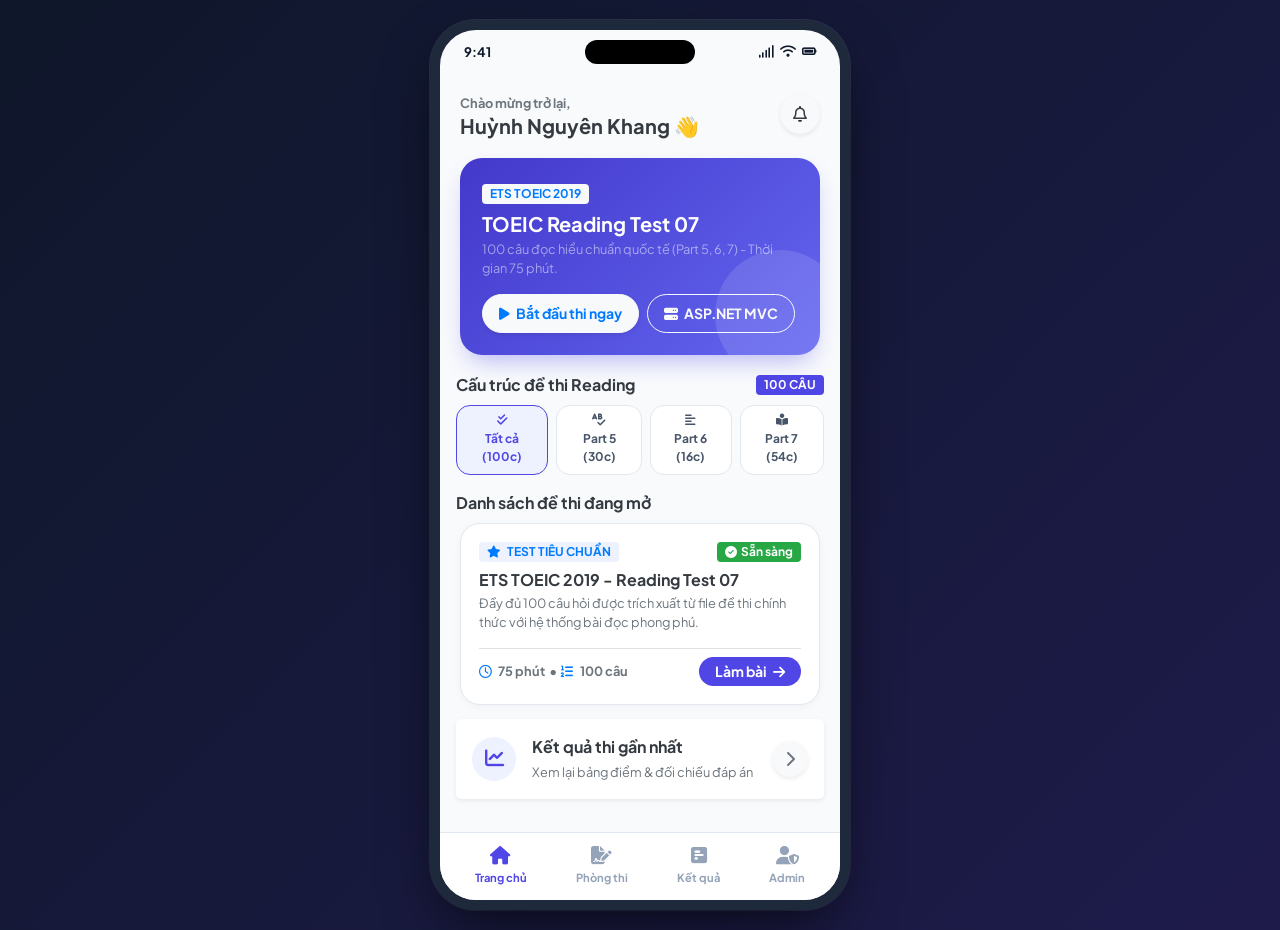
<file: frontend/index.html>
<!DOCTYPE html>
<html lang="vi">
<head>
  <meta charset="utf-8" />
  <meta name="viewport" content="width=device-width, initial-scale=1.0, maximum-scale=1.0, user-scalable=no" />
  <title>TOEIC Reading App - Luyện đề TOEIC Mobile</title>
  
  <!-- Google Fonts: Plus Jakarta Sans -->
  <link rel="preconnect" href="https://fonts.googleapis.com">
  <link rel="preconnect" href="https://fonts.gstatic.com" crossorigin>
  <link href="https://fonts.googleapis.com/css2?family=Plus+Jakarta+Sans:wght@400;500;600;700;800&display=swap" rel="stylesheet">
  
  <!-- Bootstrap 4.6 & FontAwesome -->
  <link rel="stylesheet" href="https://cdn.jsdelivr.net/npm/bootstrap@4.6.2/dist/css/bootstrap.min.css" />
  <link rel="stylesheet" href="https://cdnjs.cloudflare.com/ajax/libs/font-awesome/6.4.0/css/all.min.css" />
  
  <!-- Figma Mobile Stylesheet -->
  <link rel="stylesheet" href="css/style.css" />
</head>
<body>
  <div class="mobile-frame">
    <!-- Dynamic Island / iPhone Notch -->
    <div class="device-notch"></div>
    
    <!-- Status Bar (9:41 AM) -->
    <div class="status-bar">
      <span>9:41</span>
      <div class="status-bar-icons">
        <i class="fas fa-signal"></i>
        <i class="fas fa-wifi"></i>
        <i class="fas fa-battery-full"></i>
      </div>
    </div>

    <!-- App Content Scrollable -->
    <div class="app-content">
      <!-- User Greeting -->
      <div class="user-greeting">
        <div>
          <small class="text-muted font-weight-bold">Chào mừng trở lại,</small>
          <h5 class="font-weight-bold mb-0 text-dark">Huỳnh Nguyên Khang 👋</h5>
        </div>
        <button class="btn btn-light rounded-circle shadow-sm" style="width: 40px; height: 40px; padding: 0;">
          <i class="far fa-bell text-dark"></i>
        </button>
      </div>

      <!-- Promo Card -->
      <div class="promo-card">
        <span class="badge badge-light text-primary px-2 py-1 mb-2 font-weight-bold">ETS TOEIC 2019</span>
        <h5 class="font-weight-bold mb-1">TOEIC Reading Test 07</h5>
        <p class="small text-white-50 mb-3">100 câu đọc hiểu chuẩn quốc tế (Part 5, 6, 7) - Thời gian 75 phút.</p>
        <div class="d-flex align-items-center gap-2">
          <a href="take.html" class="btn btn-light btn-sm font-weight-bold text-primary rounded-pill px-3 py-2 shadow-sm">
            <i class="fas fa-play mr-1"></i> Bắt đầu thi ngay
          </a>
          <a href="https://localhost:44312/Exam/StudentExams" target="_blank" class="btn btn-outline-light btn-sm font-weight-bold rounded-pill px-3 py-2 ml-2" title="Mở trang ASP.NET MVC">
            <i class="fas fa-server mr-1"></i> ASP.NET MVC
          </a>
        </div>
      </div>

      <!-- Quick Categories / Parts Filter -->
      <div class="px-3 mb-2 font-weight-bold text-dark d-flex justify-content-between align-items-center">
        <span>Cấu trúc đề thi Reading</span>
        <span class="badge badge-primary px-2 py-1 font-weight-bold" style="background: var(--primary);">100 CÂU</span>
      </div>

      <div class="d-flex px-3 mb-3 gap-2" style="gap: 8px;">
        <div class="part-pill flex-fill active">
          <i class="fas fa-check-double mb-1 d-block"></i>
          <div>Tất cả (100c)</div>
        </div>
        <div class="part-pill flex-fill">
          <i class="fas fa-spell-check mb-1 d-block"></i>
          <div>Part 5 (30c)</div>
        </div>
        <div class="part-pill flex-fill">
          <i class="fas fa-align-left mb-1 d-block"></i>
          <div>Part 6 (16c)</div>
        </div>
        <div class="part-pill flex-fill">
          <i class="fas fa-book-reader mb-1 d-block"></i>
          <div>Part 7 (54c)</div>
        </div>
      </div>

      <!-- Exam List -->
      <div class="px-3 mb-2 font-weight-bold text-dark">Danh sách đề thi đang mở</div>

      <!-- Card Exam 1 -->
      <div class="exam-card-m" onclick="openExamDetailModal()">
        <div class="d-flex justify-content-between align-items-center mb-2">
          <span class="badge badge-light text-primary font-weight-bold px-2 py-1" style="background: var(--primary-light);">
            <i class="fas fa-star mr-1"></i> TEST TIÊU CHUẨN
          </span>
          <span class="badge badge-success px-2 py-1"><i class="fas fa-check-circle mr-1"></i>Sẵn sàng</span>
        </div>
        <h6 class="font-weight-bold text-dark mb-1">ETS TOEIC 2019 - Reading Test 07</h6>
        <p class="small text-muted mb-3">Đầy đủ 100 câu hỏi được trích xuất từ file đề thi chính thức với hệ thống bài đọc phong phú.</p>
        
        <div class="d-flex align-items-center justify-content-between pt-2 border-top">
          <div class="small text-muted font-weight-bold">
            <i class="far fa-clock text-primary mr-1"></i> 75 phút &nbsp;&bull;&nbsp;
            <i class="fas fa-list-ol text-primary mr-1"></i> 100 câu
          </div>
          <a href="take.html" class="btn btn-sm btn-primary rounded-pill font-weight-bold px-3" style="background: var(--primary); border: none;">
            Làm bài <i class="fas fa-arrow-right ml-1"></i>
          </a>
        </div>
      </div>

      <!-- Card Exam Previous Result -->
      <div class="card mx-3 mb-3 border-0 shadow-sm p-3 rounded-lg" style="border-radius: 20px; background: #ffffff;">
        <div class="d-flex align-items-center justify-content-between">
          <div class="d-flex align-items-center">
            <div class="rounded-circle d-flex align-items-center justify-content-center mr-3" style="width: 44px; height: 44px; background: var(--primary-light); color: var(--primary); font-size: 1.2rem;">
              <i class="fas fa-chart-line"></i>
            </div>
            <div>
              <div class="font-weight-bold text-dark">Kết quả thi gần nhất</div>
              <small class="text-muted">Xem lại bảng điểm & đối chiếu đáp án</small>
            </div>
          </div>
          <a href="result.html" class="btn btn-light rounded-circle shadow-sm" style="width: 36px; height: 36px; padding: 0; display: inline-flex; align-items: center; justify-content: center;">
            <i class="fas fa-chevron-right text-muted"></i>
          </a>
        </div>
      </div>
    </div>

    <!-- Bottom Navigation Bar (Figma Standard) -->
    <div class="bottom-nav">
      <a href="index.html" class="nav-item-btn active">
        <i class="fas fa-home"></i>
        <span>Trang chủ</span>
      </a>
      <a href="take.html" class="nav-item-btn">
        <i class="fas fa-file-signature"></i>
        <span>Phòng thi</span>
      </a>
      <a href="result.html" class="nav-item-btn">
        <i class="fas fa-poll-h"></i>
        <span>Kết quả</span>
      </a>
      <a href="https://localhost:44312/Exam" target="_blank" class="nav-item-btn">
        <i class="fas fa-user-shield"></i>
        <span>Admin</span>
      </a>
    </div>
  </div>

  <!-- Detail Modal -->
  <div class="modal fade" id="examDetailModal" tabindex="-1" role="dialog" aria-hidden="true">
    <div class="modal-dialog modal-dialog-centered" role="document" style="max-width: 360px;">
      <div class="modal-content" style="border-radius: 24px; border: none;">
        <div class="modal-header border-0 pb-0">
          <h5 class="modal-title font-weight-bold">Thông tin phòng thi</h5>
          <button type="button" class="close" data-dismiss="modal" aria-label="Close">
            <span aria-hidden="true">&times;</span>
          </button>
        </div>
        <div class="modal-body text-center pt-2">
          <div class="rounded-circle mx-auto mb-3 d-flex align-items-center justify-content-center" style="width: 60px; height: 60px; background: var(--primary-light); color: var(--primary); font-size: 1.6rem;">
            <i class="fas fa-stopwatch"></i>
          </div>
          <h6 class="font-weight-bold">ETS TOEIC Reading Test 07</h6>
          <p class="small text-muted mb-3">Thời gian làm bài: <strong>75 phút</strong> | Tổng số: <strong>100 câu</strong></p>
          <div class="alert alert-warning text-left small mb-3" style="border-radius: 14px;">
            <i class="fas fa-info-circle mr-1"></i> Đồng hồ sẽ bắt đầu đếm ngược ngay khi bạn nhấn "Bắt đầu làm bài". Hệ thống sẽ tự động thu bài khi hết giờ.
          </div>
          <a href="take.html" class="btn btn-primary-m btn-block">
            Bắt đầu làm bài <i class="fas fa-arrow-right ml-1"></i>
          </a>
        </div>
      </div>
    </div>
  </div>

  <!-- Scripts -->
  <script src="https://cdn.jsdelivr.net/npm/jquery@3.5.1/dist/jquery.slim.min.js"></script>
  <script src="https://cdn.jsdelivr.net/npm/bootstrap@4.6.2/dist/js/bootstrap.bundle.min.js"></script>
  <script>
    function openExamDetailModal() {
      $('#examDetailModal').modal('show');
    }
  </script>
</body>
</html>
</file>
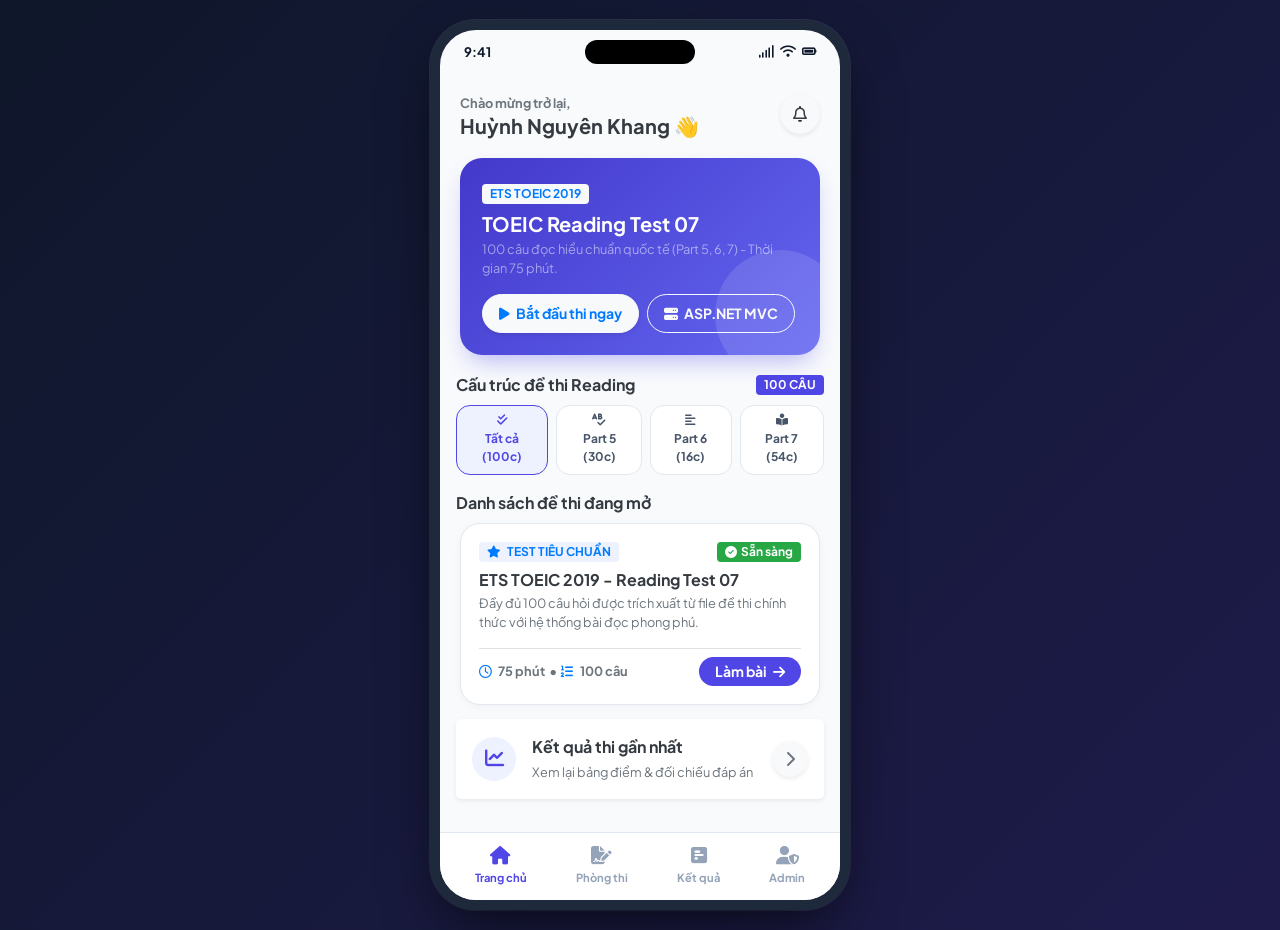
<file: frontend/result.html>
<!DOCTYPE html>
<html lang="vi">
<head>
  <meta charset="utf-8" />
  <meta name="viewport" content="width=device-width, initial-scale=1.0, maximum-scale=1.0, user-scalable=no" />
  <title>Kết quả bài thi - TOEIC Reading App</title>
  
  <!-- Google Fonts: Plus Jakarta Sans -->
  <link rel="preconnect" href="https://fonts.googleapis.com">
  <link rel="preconnect" href="https://fonts.gstatic.com" crossorigin>
  <link href="https://fonts.googleapis.com/css2?family=Plus+Jakarta+Sans:wght@400;500;600;700;800&display=swap" rel="stylesheet">
  
  <!-- Bootstrap 4.6 & FontAwesome -->
  <link rel="stylesheet" href="https://cdn.jsdelivr.net/npm/bootstrap@4.6.2/dist/css/bootstrap.min.css" />
  <link rel="stylesheet" href="https://cdnjs.cloudflare.com/ajax/libs/font-awesome/6.4.0/css/all.min.css" />
  
  <!-- Figma Mobile Stylesheet -->
  <link rel="stylesheet" href="css/style.css" />
</head>
<body>
  <div class="mobile-frame">
    <!-- Dynamic Island / iPhone Notch -->
    <div class="device-notch"></div>
    
    <!-- Status Bar (9:41 AM) -->
    <div class="status-bar">
      <span>9:41</span>
      <div class="status-bar-icons">
        <i class="fas fa-signal"></i>
        <i class="fas fa-wifi"></i>
        <i class="fas fa-battery-full"></i>
      </div>
    </div>

    <!-- Sticky Header -->
    <div class="app-header">
      <a href="index.html" class="text-dark">
        <i class="fas fa-arrow-left fa-lg"></i>
      </a>
      <h5 class="mb-0 font-weight-bold">Báo cáo kết quả</h5>
      <a href="index.html" class="text-primary font-weight-bold small">
        <i class="fas fa-home"></i>
      </a>
    </div>

    <!-- Scrollable Result Content -->
    <div class="app-content p-3">
      <!-- Greeting & Title -->
      <div class="text-center mt-2 mb-3">
        <small class="text-muted font-weight-bold text-uppercase">Thí sinh: <span id="resCandidateName" class="text-dark">Huỳnh Nguyên Khang</span></small>
        <h6 class="font-weight-bold text-dark mt-1">ETS TOEIC Reading Test 07</h6>
      </div>

      <!-- Circle Score Card -->
      <div class="card border-0 shadow-sm p-4 text-center mb-3" style="border-radius: 24px; background: #ffffff;">
        <div class="circle-score-box">
          <span class="text-muted small font-weight-bold">ĐIỂM SỐ</span>
          <h2 class="font-weight-bold text-primary mb-0" id="resScore10">10</h2>
          <span class="text-muted small">Thang điểm 10</span>
        </div>

        <div class="badge badge-light text-primary py-2 px-3 mx-auto font-weight-bold rounded-pill mb-1" style="background: var(--primary-light); font-size: 0.95rem;">
          <i class="fas fa-award mr-1"></i> TOEIC Reading: <span id="resToeicScore">495/495</span>
        </div>
      </div>

      <!-- Quick Stats Grid (Đúng, Sai, Bỏ qua, Thời gian) -->
      <div class="row no-gutters mb-3" style="gap: 8px;">
        <div class="col stat-pill success">
          <small class="d-block mb-1">ĐÚNG</small>
          <h5 class="font-weight-bold mb-0" id="resCorrectCount">0</h5>
        </div>
        <div class="col stat-pill danger">
          <small class="d-block mb-1">SAI</small>
          <h5 class="font-weight-bold mb-0" id="resWrongCount">0</h5>
        </div>
        <div class="col stat-pill neutral">
          <small class="d-block mb-1">BỎ QUA</small>
          <h5 class="font-weight-bold mb-0" id="resSkippedCount">0</h5>
        </div>
        <div class="col stat-pill neutral">
          <small class="d-block mb-1">THỜI GIAN</small>
          <h5 class="font-weight-bold mb-0" id="resTimeSpent">--</h5>
        </div>
      </div>

      <!-- Action Buttons -->
      <div class="d-flex gap-2 mb-4" style="gap: 10px;">
        <a href="take.html" class="btn btn-outline-primary btn-block font-weight-bold rounded-pill m-0 py-2">
          <i class="fas fa-redo-alt mr-1"></i> Thi lại
        </a>
        <a href="index.html" class="btn btn-primary-m btn-block font-weight-bold rounded-pill m-0 py-2">
          <i class="fas fa-home mr-1"></i> Trang chủ
        </a>
      </div>

      <!-- Answer Review Section Header -->
      <div class="d-flex align-items-center justify-content-between mb-2">
        <h6 class="font-weight-bold text-dark mb-0">Đối chiếu chi tiết 100 câu</h6>
        <span class="badge badge-primary px-2 py-1 font-weight-bold" style="background: var(--primary);">PART 5, 6, 7</span>
      </div>

      <!-- Detailed Review List -->
      <div id="reviewListContainer">
        <!-- Render 100 questions comparison -->
      </div>
    </div>

    <!-- Bottom Navigation Bar -->
    <div class="bottom-nav">
      <a href="index.html" class="nav-item-btn">
        <i class="fas fa-home"></i>
        <span>Trang chủ</span>
      </a>
      <a href="take.html" class="nav-item-btn">
        <i class="fas fa-file-signature"></i>
        <span>Phòng thi</span>
      </a>
      <a href="result.html" class="nav-item-btn active">
        <i class="fas fa-poll-h"></i>
        <span>Kết quả</span>
      </a>
      <a href="https://localhost:44312/Exam" target="_blank" class="nav-item-btn">
        <i class="fas fa-user-shield"></i>
        <span>Admin</span>
      </a>
    </div>
  </div>

  <!-- Scripts -->
  <script src="https://cdn.jsdelivr.net/npm/jquery@3.5.1/dist/jquery.slim.min.js"></script>
  <script src="https://cdn.jsdelivr.net/npm/bootstrap@4.6.2/dist/js/bootstrap.bundle.min.js"></script>
  
  <script src="js/app.js"></script>
  <script>
    document.addEventListener('DOMContentLoaded', () => {
      window.app.initResultScreen();
    });
  </script>
</body>
</html>
</file>
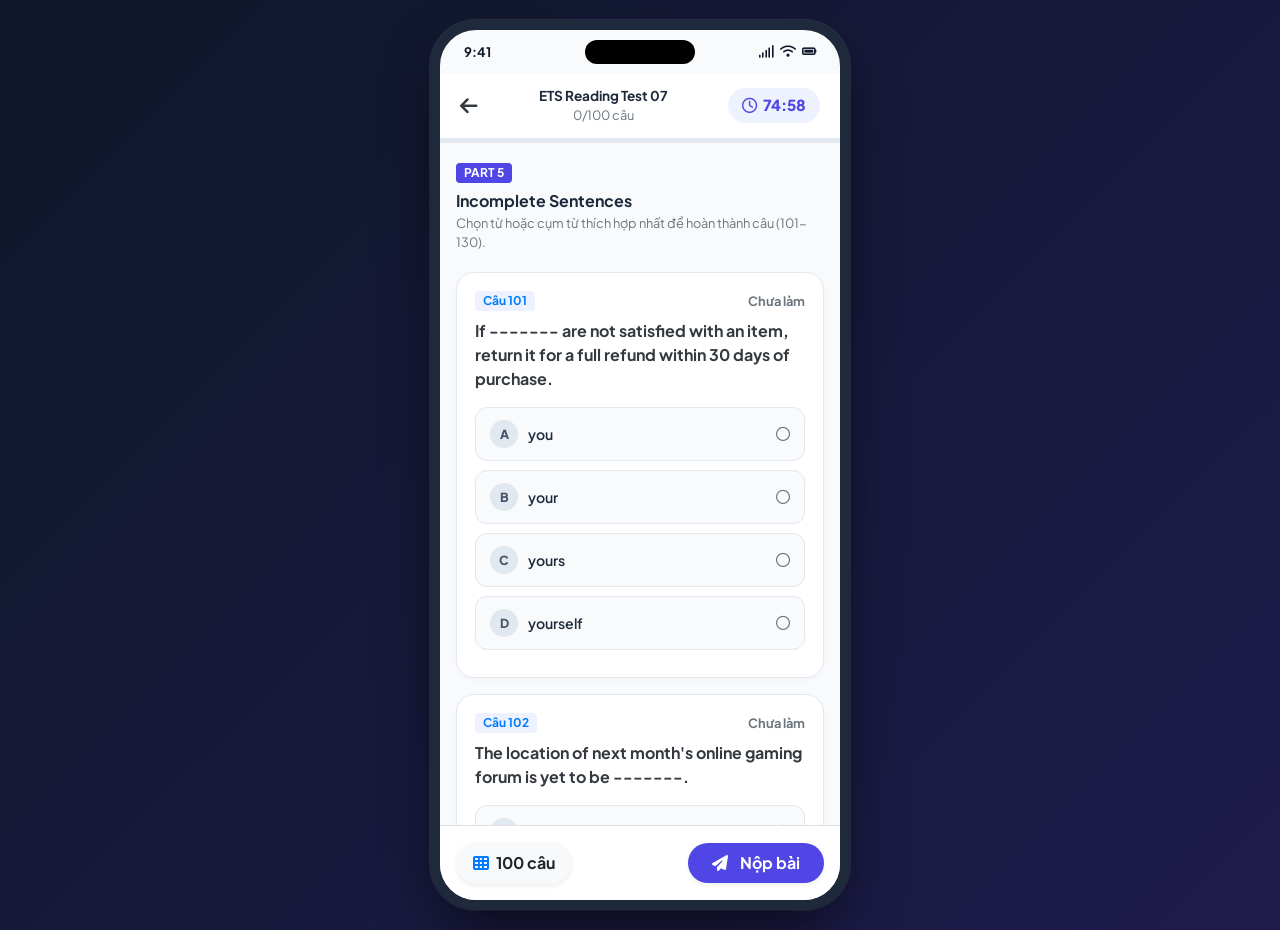
<file: frontend/take.html>
<!DOCTYPE html>
<html lang="vi">
<head>
  <meta charset="utf-8" />
  <meta name="viewport" content="width=device-width, initial-scale=1.0, maximum-scale=1.0, user-scalable=no" />
  <title>Phòng thi trực tuyến - TOEIC Reading App</title>
  
  <!-- Google Fonts: Plus Jakarta Sans -->
  <link rel="preconnect" href="https://fonts.googleapis.com">
  <link rel="preconnect" href="https://fonts.gstatic.com" crossorigin>
  <link href="https://fonts.googleapis.com/css2?family=Plus+Jakarta+Sans:wght@400;500;600;700;800&display=swap" rel="stylesheet">
  
  <!-- Bootstrap 4.6 & FontAwesome -->
  <link rel="stylesheet" href="https://cdn.jsdelivr.net/npm/bootstrap@4.6.2/dist/css/bootstrap.min.css" />
  <link rel="stylesheet" href="https://cdnjs.cloudflare.com/ajax/libs/font-awesome/6.4.0/css/all.min.css" />
  
  <!-- Figma Mobile Stylesheet -->
  <link rel="stylesheet" href="css/style.css" />
</head>
<body>
  <div class="mobile-frame">
    <!-- Dynamic Island / iPhone Notch -->
    <div class="device-notch"></div>
    
    <!-- Status Bar (9:41 AM) -->
    <div class="status-bar">
      <span>9:41</span>
      <div class="status-bar-icons">
        <i class="fas fa-signal"></i>
        <i class="fas fa-wifi"></i>
        <i class="fas fa-battery-full"></i>
      </div>
    </div>

    <!-- Exam Sticky Header -->
    <div class="app-header">
      <a href="index.html" class="text-dark" onclick="return confirm('Bạn có chắc muốn thoát phòng thi? Tiến trình bài làm vẫn được lưu tạm.');">
        <i class="fas fa-arrow-left fa-lg"></i>
      </a>
      <div class="text-center">
        <div class="font-weight-bold" style="font-size: 0.85rem;">ETS Reading Test 07</div>
        <div class="small text-muted" id="examProgressText">0/100 câu</div>
      </div>
      <div class="timer-badge" id="timerBadge">
        <i class="far fa-clock"></i>
        <span id="timerText">75:00</span>
      </div>
    </div>

    <!-- Progress Bar -->
    <div class="progress" style="height: 4px; border-radius: 0; background: #e2e8f0;">
      <div class="progress-bar bg-primary" id="examProgressBar" role="progressbar" style="width: 0%; background-color: var(--primary) !important;"></div>
    </div>

    <!-- Scrollable Question Content Area -->
    <div class="app-content" id="questionsContainer">
      <!-- Generated dynamically by app.js from data.js -->
      <div class="text-center py-5">
        <div class="spinner-border text-primary" role="status"></div>
        <div class="mt-2 text-muted small font-weight-bold">Đang tải đề thi 100 câu hỏi...</div>
      </div>
    </div>

    <!-- Bottom Action Bar -->
    <div class="p-3 bg-white border-top d-flex align-items-center justify-content-between" style="flex-shrink: 0; z-index: 900;">
      <button type="button" class="btn btn-light font-weight-bold rounded-pill px-3 py-2 shadow-sm" data-toggle="modal" data-target="#paletteModal">
        <i class="fas fa-th mr-1 text-primary"></i> 100 câu
      </button>

      <button type="button" class="btn btn-primary-m px-4 py-2 font-weight-bold rounded-pill shadow-sm" id="btnOpenSubmitModal">
        <i class="fas fa-paper-plane mr-1"></i> Nộp bài
      </button>
    </div>
  </div>

  <!-- Modal Question Palette (Lưới 100 câu hỏi) -->
  <div class="modal fade" id="paletteModal" tabindex="-1" role="dialog" aria-hidden="true">
    <div class="modal-dialog modal-dialog-centered" role="document" style="max-width: 380px;">
      <div class="modal-content" style="border-radius: 24px; border: none;">
        <div class="modal-header border-0 pb-0">
          <div>
            <h5 class="modal-title font-weight-bold">Bảng câu hỏi</h5>
            <small class="text-muted">Nhấn vào số câu để chuyển nhanh đến câu đó</small>
          </div>
          <button type="button" class="close" data-dismiss="modal" aria-label="Close">
            <span aria-hidden="true">&times;</span>
          </button>
        </div>
        <div class="modal-body pt-2">
          <div class="d-flex align-items-center justify-content-around small font-weight-bold mb-2 pb-2 border-bottom">
            <span class="d-flex align-items-center"><span class="badge badge-primary mr-1" style="background: var(--primary);">&nbsp;&nbsp;</span> Đã làm</span>
            <span class="d-flex align-items-center"><span class="badge badge-light border mr-1">&nbsp;&nbsp;</span> Chưa làm</span>
          </div>
          <div class="palette-grid" id="paletteGrid">
            <!-- Render 100 buttons -->
          </div>
        </div>
      </div>
    </div>
  </div>

  <!-- Modal Confirm Submit (Xác thực trước khi nộp) -->
  <div class="modal fade" id="confirmSubmitModal" tabindex="-1" role="dialog" aria-hidden="true">
    <div class="modal-dialog modal-dialog-centered" role="document" style="max-width: 360px;">
      <div class="modal-content" style="border-radius: 24px; border: none;">
        <div class="modal-body text-center p-4">
          <div class="rounded-circle mx-auto mb-3 d-flex align-items-center justify-content-center" style="width: 64px; height: 64px; background: #e0e7ff; color: var(--primary); font-size: 1.8rem;">
            <i class="fas fa-question-circle"></i>
          </div>
          <h5 class="font-weight-bold text-dark mb-2">Xác nhận nộp bài?</h5>
          <p class="small text-muted mb-3">Vui lòng kiểm tra lại số lượng câu hỏi trước khi nộp bài:</p>

          <div class="card bg-light border-0 p-3 mb-3" style="border-radius: 16px;">
            <div class="d-flex justify-content-between mb-2">
              <span class="small font-weight-bold text-muted">Số câu đã làm:</span>
              <span class="small font-weight-bold text-success" id="modalAnsweredCount">0</span>
            </div>
            <div class="d-flex justify-content-between">
              <span class="small font-weight-bold text-muted">Số câu chưa làm:</span>
              <span class="small font-weight-bold text-danger" id="modalRemainingCount">100</span>
            </div>
          </div>

          <div class="d-flex gap-2" style="gap: 10px;">
            <button type="button" class="btn btn-light btn-block font-weight-bold rounded-pill m-0" data-dismiss="modal">
              Làm tiếp
            </button>
            <button type="button" class="btn btn-primary-m btn-block font-weight-bold rounded-pill m-0" id="btnConfirmSubmit">
              Nộp ngay
            </button>
          </div>
        </div>
      </div>
    </div>
  </div>

  <!-- Scripts -->
  <script src="https://cdn.jsdelivr.net/npm/jquery@3.5.1/dist/jquery.slim.min.js"></script>
  <script src="https://cdn.jsdelivr.net/npm/bootstrap@4.6.2/dist/js/bootstrap.bundle.min.js"></script>
  
  <!-- TOEIC Data & App Engine -->
  <script src="js/data.js"></script>
  <script src="js/app.js"></script>
  <script>
    document.addEventListener('DOMContentLoaded', () => {
      window.app.initTakeRoom();
    });
  </script>
</body>
</html>
</file>
<file: frontend/css/style.css>
/* ==========================================================================
   TOEIC READING MOBILE APP - FIGMA MODERN UI DESIGN SYSTEM
   Theme: Indigo (#4F46E5) | Mobile-First Responsive
   ========================================================================== */

:root {
  --primary: #4f46e5;
  --primary-hover: #4338ca;
  --primary-light: #eef2ff;
  --primary-glow: rgba(79, 70, 229, 0.25);
  
  --success: #10b981;
  --success-light: #ecfdf5;
  --danger: #ef4444;
  --danger-light: #fef2f2;
  --warning: #f59e0b;
  --warning-light: #fffbeb;
  
  --dark: #0f172a;
  --text-main: #1e293b;
  --text-muted: #64748b;
  --bg-app: #f8fafc;
  --card-bg: #ffffff;
  --border-color: #e2e8f0;
}

* {
  box-sizing: border-box;
  margin: 0;
  padding: 0;
  -webkit-tap-highlight-color: transparent;
}

body {
  font-family: 'Plus Jakarta Sans', -apple-system, BlinkMacSystemFont, 'Segoe UI', Roboto, sans-serif;
  background: linear-gradient(135deg, #0f172a 0%, #1e1b4b 100%);
  min-height: 100vh;
  display: flex;
  align-items: center;
  justify-content: center;
  color: var(--text-main);
  padding: 20px 10px;
}

/* ==========================================================================
   MOBILE DEVICE CONTAINER (FIGMA FRAME)
   ========================================================================== */
.mobile-frame {
  width: 100%;
  max-width: 420px;
  height: 890px;
  background-color: var(--bg-app);
  border-radius: 46px;
  border: 10px solid #1e293b;
  box-shadow: 0 25px 60px -15px rgba(0, 0, 0, 0.7), 0 0 0 1px rgba(255, 255, 255, 0.1);
  position: relative;
  display: flex;
  flex-direction: column;
  overflow: hidden;
}

@media (max-width: 480px) {
  body {
    padding: 0;
    background: var(--bg-app);
  }
  .mobile-frame {
    max-width: 100%;
    height: 100vh;
    border-radius: 0;
    border: none;
    box-shadow: none;
  }
}

/* Notch / Dynamic Island */
.device-notch {
  position: absolute;
  top: 10px;
  left: 50%;
  transform: translateX(-50%);
  width: 110px;
  height: 24px;
  background: #000000;
  border-radius: 20px;
  z-index: 1010;
}

/* Status Bar */
.status-bar {
  height: 44px;
  padding: 0 24px;
  display: flex;
  align-items: center;
  justify-content: space-between;
  font-size: 0.82rem;
  font-weight: 700;
  color: #0f172a;
  z-index: 1000;
  background: transparent;
  user-select: none;
  flex-shrink: 0;
}

.status-bar-icons {
  display: flex;
  align-items: center;
  gap: 6px;
  font-size: 0.8rem;
}

/* Screen Content Area */
.app-content {
  flex: 1;
  overflow-y: auto;
  overflow-x: hidden;
  display: flex;
  flex-direction: column;
  position: relative;
  -webkit-overflow-scrolling: touch;
}

/* ==========================================================================
   NAVIGATION BARS
   ========================================================================== */
.bottom-nav {
  height: 68px;
  background: #ffffff;
  border-top: 1px solid var(--border-color);
  display: flex;
  align-items: center;
  justify-content: space-around;
  padding: 0 10px;
  flex-shrink: 0;
  z-index: 900;
}

.nav-item-btn {
  display: flex;
  flex-direction: column;
  align-items: center;
  gap: 3px;
  color: #94a3b8;
  font-size: 0.7rem;
  font-weight: 700;
  text-decoration: none !important;
  transition: all 0.2s;
  cursor: pointer;
}

.nav-item-btn i {
  font-size: 1.15rem;
}

.nav-item-btn.active {
  color: var(--primary);
}

.nav-item-btn:hover {
  color: var(--primary);
}

/* App Header */
.app-header {
  padding: 12px 20px;
  background: #ffffff;
  border-bottom: 1px solid var(--border-color);
  display: flex;
  align-items: center;
  justify-content: space-between;
  position: sticky;
  top: 0;
  z-index: 800;
}

.app-header h5 {
  margin: 0;
  font-size: 1rem;
  font-weight: 800;
  color: var(--dark);
}

/* ==========================================================================
   HOME & EXAM LIST COMPONENTS
   ========================================================================== */
.user-greeting {
  padding: 16px 20px 8px;
  display: flex;
  align-items: center;
  justify-content: space-between;
}

.promo-card {
  background: linear-gradient(135deg, #4338ca 0%, #6366f1 100%);
  border-radius: 22px;
  margin: 12px 20px 18px;
  padding: 22px;
  color: #ffffff;
  position: relative;
  overflow: hidden;
  box-shadow: 0 12px 24px -8px rgba(79, 70, 229, 0.4);
}

.promo-card::after {
  content: '';
  position: absolute;
  right: -25px;
  bottom: -25px;
  width: 130px;
  height: 130px;
  background: rgba(255, 255, 255, 0.12);
  border-radius: 50%;
}

.exam-card-m {
  background: #ffffff;
  border: 1px solid var(--border-color);
  border-radius: 20px;
  padding: 18px;
  margin: 0 20px 14px;
  box-shadow: 0 2px 8px rgba(0, 0, 0, 0.04);
  transition: all 0.2s ease;
  cursor: pointer;
}

.exam-card-m:hover {
  transform: translateY(-2px);
  border-color: #cbd5e1;
  box-shadow: 0 8px 16px rgba(0, 0, 0, 0.06);
}

.part-pill {
  padding: 8px 12px;
  background: #ffffff;
  border: 1px solid var(--border-color);
  border-radius: 14px;
  font-size: 0.75rem;
  font-weight: 700;
  color: #475569;
  text-align: center;
  cursor: pointer;
  transition: all 0.2s;
}

.part-pill.active {
  background: var(--primary-light);
  border-color: var(--primary);
  color: var(--primary);
}

/* ==========================================================================
   EXAM ROOM (TAKE EXAM) COMPONENTS
   ========================================================================== */
.timer-badge {
  background: var(--primary-light);
  color: var(--primary);
  border-radius: 20px;
  padding: 6px 14px;
  font-weight: 800;
  font-size: 0.95rem;
  display: inline-flex;
  align-items: center;
  gap: 6px;
}

.timer-warning {
  background: var(--danger-light) !important;
  color: var(--danger) !important;
  animation: pulseTimer 1s infinite alternate;
}

@keyframes pulseTimer {
  from { transform: scale(1); }
  to { transform: scale(1.05); }
}

.passage-card {
  background: #f1f5f9;
  border: 1px solid var(--border-color);
  border-radius: 16px;
  padding: 14px;
  margin-bottom: 16px;
  font-size: 0.88rem;
  line-height: 1.6;
  max-height: 240px;
  overflow-y: auto;
  white-space: pre-line;
}

.question-item-card {
  background: #ffffff;
  border: 1px solid var(--border-color);
  border-radius: 18px;
  padding: 18px;
  margin-bottom: 14px;
  box-shadow: 0 2px 6px rgba(0, 0, 0, 0.03);
}

.option-choice-label {
  display: flex;
  align-items: center;
  justify-content: space-between;
  padding: 12px 14px;
  background: #f8fafc;
  border: 1.5px solid var(--border-color);
  border-radius: 12px;
  margin-bottom: 9px;
  cursor: pointer;
  transition: all 0.15s ease;
  font-size: 0.88rem;
  font-weight: 600;
}

.option-choice-label:hover {
  background: #f1f5f9;
  border-color: #cbd5e1;
}

.option-choice-label.selected {
  background: var(--primary-light);
  border-color: var(--primary);
  color: var(--primary);
  font-weight: 700;
}

.option-badge {
  width: 28px;
  height: 28px;
  border-radius: 50%;
  background: #e2e8f0;
  color: #475569;
  display: inline-flex;
  align-items: center;
  justify-content: center;
  font-weight: 800;
  font-size: 0.78rem;
  flex-shrink: 0;
  margin-right: 10px;
}

.option-choice-label.selected .option-badge {
  background: var(--primary);
  color: #ffffff;
}

/* Palette Drawer / Sheet */
.palette-grid {
  display: grid;
  grid-template-columns: repeat(5, 1fr);
  gap: 8px;
  padding: 14px 4px;
  max-height: 380px;
  overflow-y: auto;
}

.palette-btn {
  aspect-ratio: 1;
  display: flex;
  align-items: center;
  justify-content: center;
  border-radius: 10px;
  font-size: 0.8rem;
  font-weight: 700;
  border: 1px solid var(--border-color);
  background: #ffffff;
  color: #64748b;
  cursor: pointer;
  transition: all 0.15s;
}

.palette-btn.answered {
  background: var(--primary);
  color: #ffffff;
  border-color: var(--primary);
}

.palette-btn.current {
  outline: 2px solid #f59e0b;
  outline-offset: 2px;
}

/* ==========================================================================
   RESULT SCREEN COMPONENTS
   ========================================================================== */
.circle-score-box {
  width: 140px;
  height: 140px;
  border-radius: 50%;
  border: 7px solid var(--primary);
  margin: 16px auto 12px;
  display: flex;
  flex-direction: column;
  align-items: center;
  justify-content: center;
  background: #ffffff;
  box-shadow: 0 10px 25px -5px var(--primary-glow);
}

.stat-pill {
  border-radius: 16px;
  padding: 12px 8px;
  text-align: center;
  font-weight: 700;
}

.stat-pill.success {
  background: var(--success-light);
  border: 1px solid #a7f3d0;
  color: #059669;
}

.stat-pill.danger {
  background: var(--danger-light);
  border: 1px solid #fecaca;
  color: var(--danger);
}

.stat-pill.neutral {
  background: #f8fafc;
  border: 1px solid var(--border-color);
  color: var(--text-muted);
}

.review-item {
  background: #ffffff;
  border: 1px solid var(--border-color);
  border-radius: 14px;
  padding: 12px 14px;
  margin-bottom: 10px;
}

.review-item.is-correct {
  border-left: 5px solid var(--success);
}

.review-item.is-wrong {
  border-left: 5px solid var(--danger);
}

.review-item.is-skipped {
  border-left: 5px solid var(--warning);
}

/* Buttons */
.btn-primary-m {
  background: var(--primary);
  color: #ffffff !important;
  font-weight: 700;
  border-radius: 14px;
  padding: 12px 20px;
  border: none;
  display: inline-flex;
  align-items: center;
  justify-content: center;
  gap: 8px;
  text-decoration: none !important;
  box-shadow: 0 4px 12px rgba(79, 70, 229, 0.3);
  cursor: pointer;
  transition: all 0.2s;
}

.btn-primary-m:hover {
  background: var(--primary-hover);
  transform: translateY(-1px);
}
</file>
